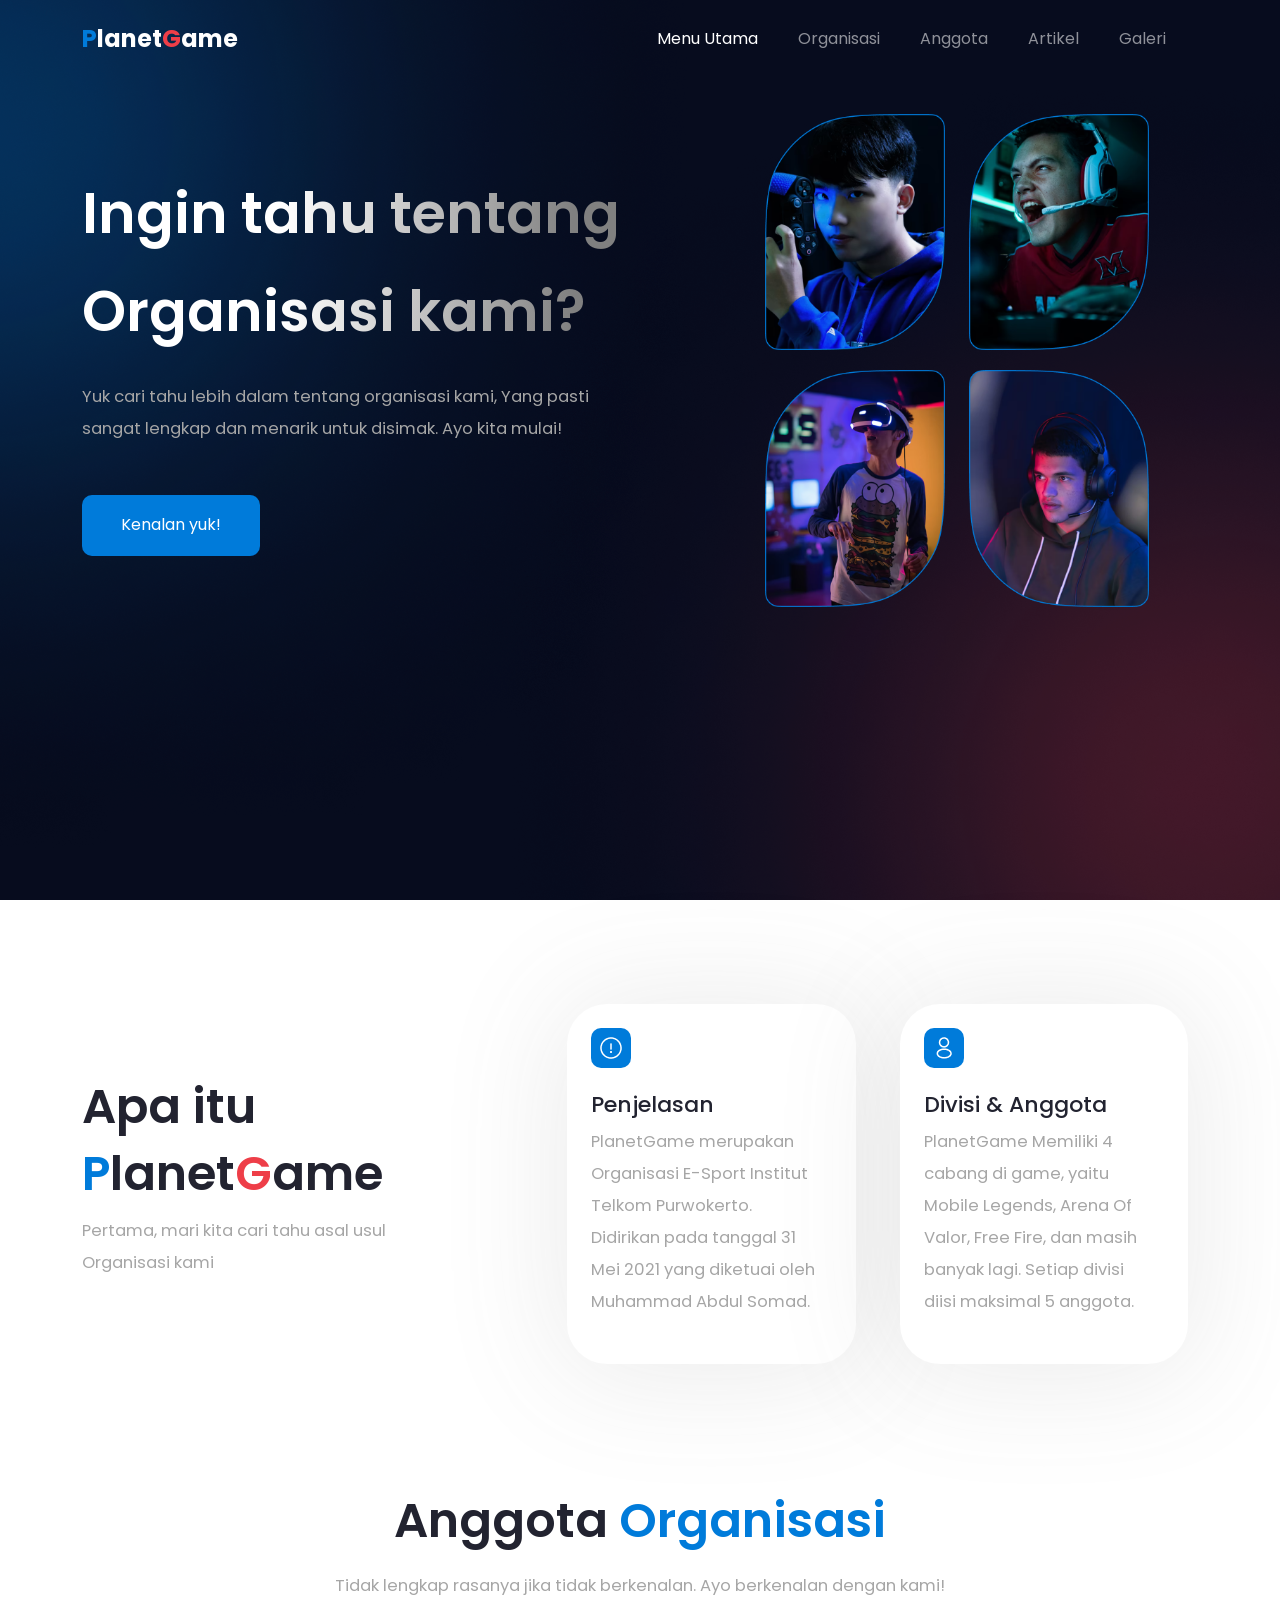
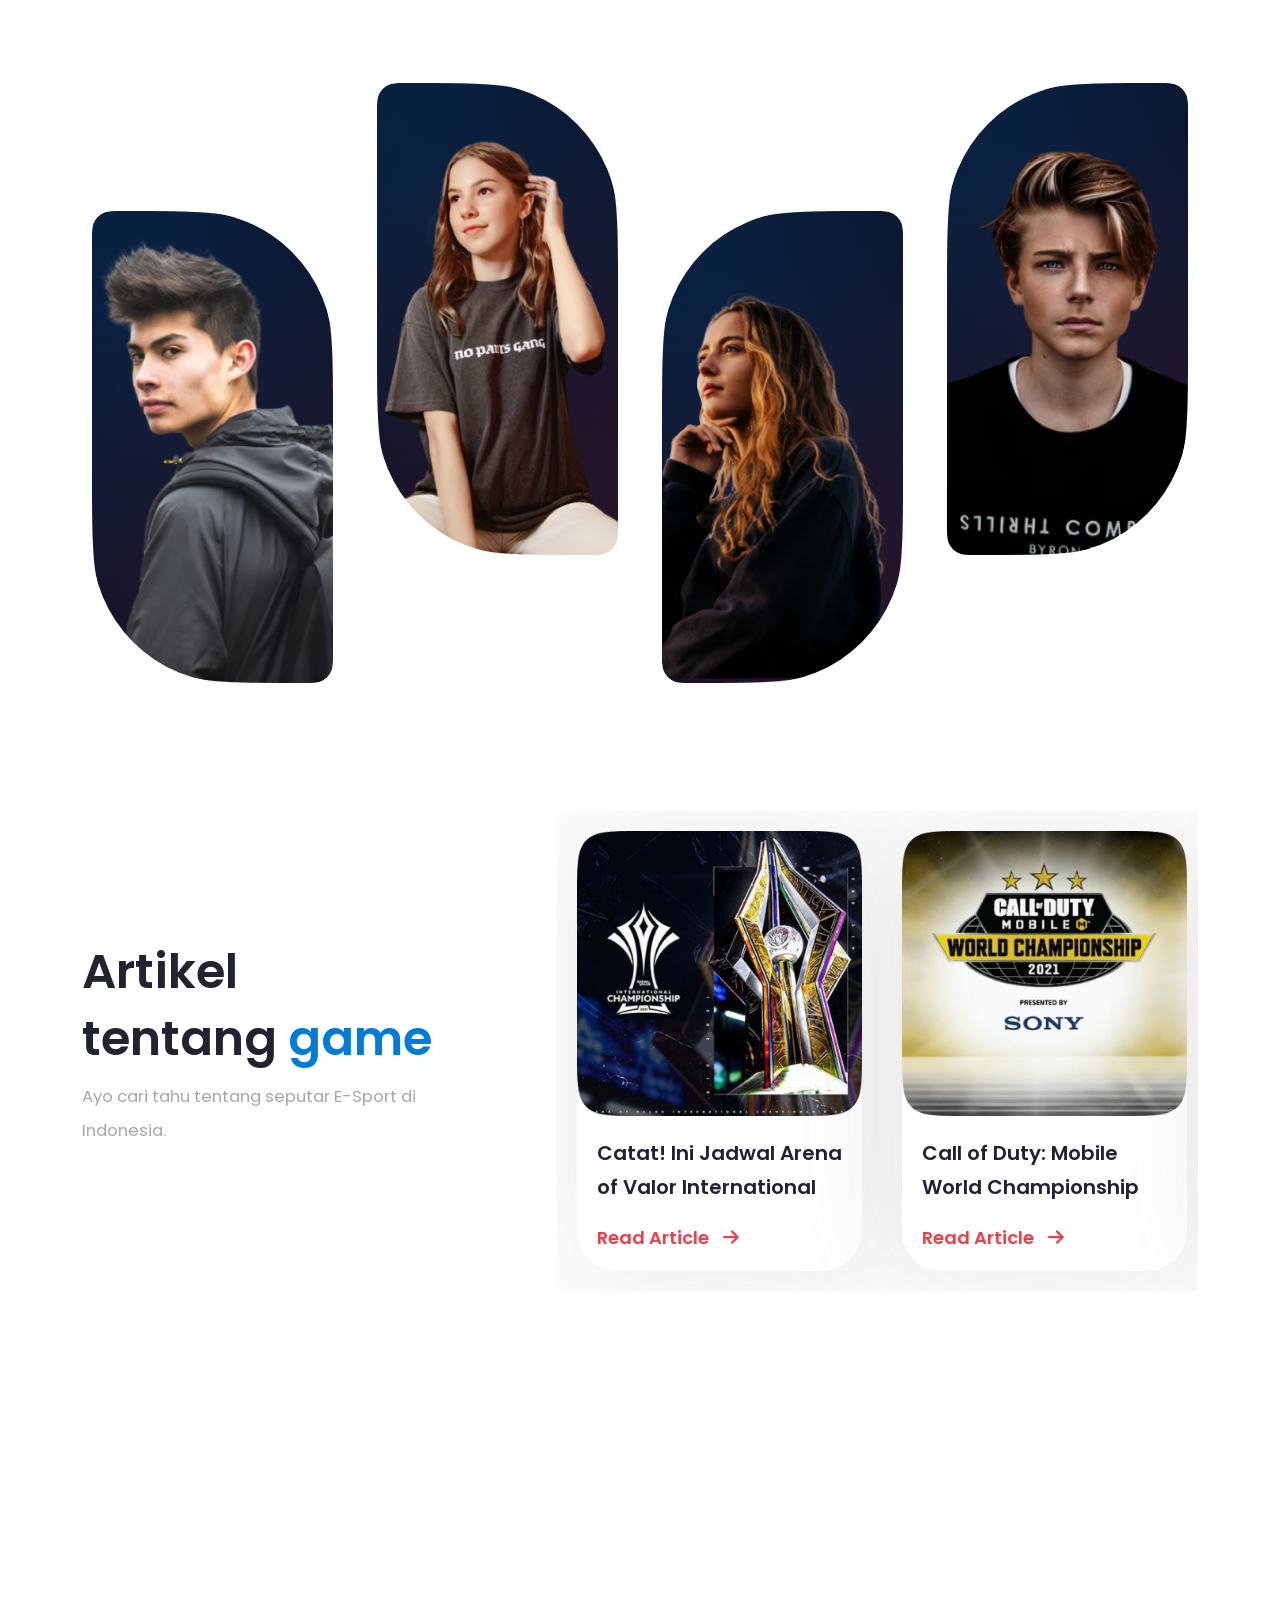
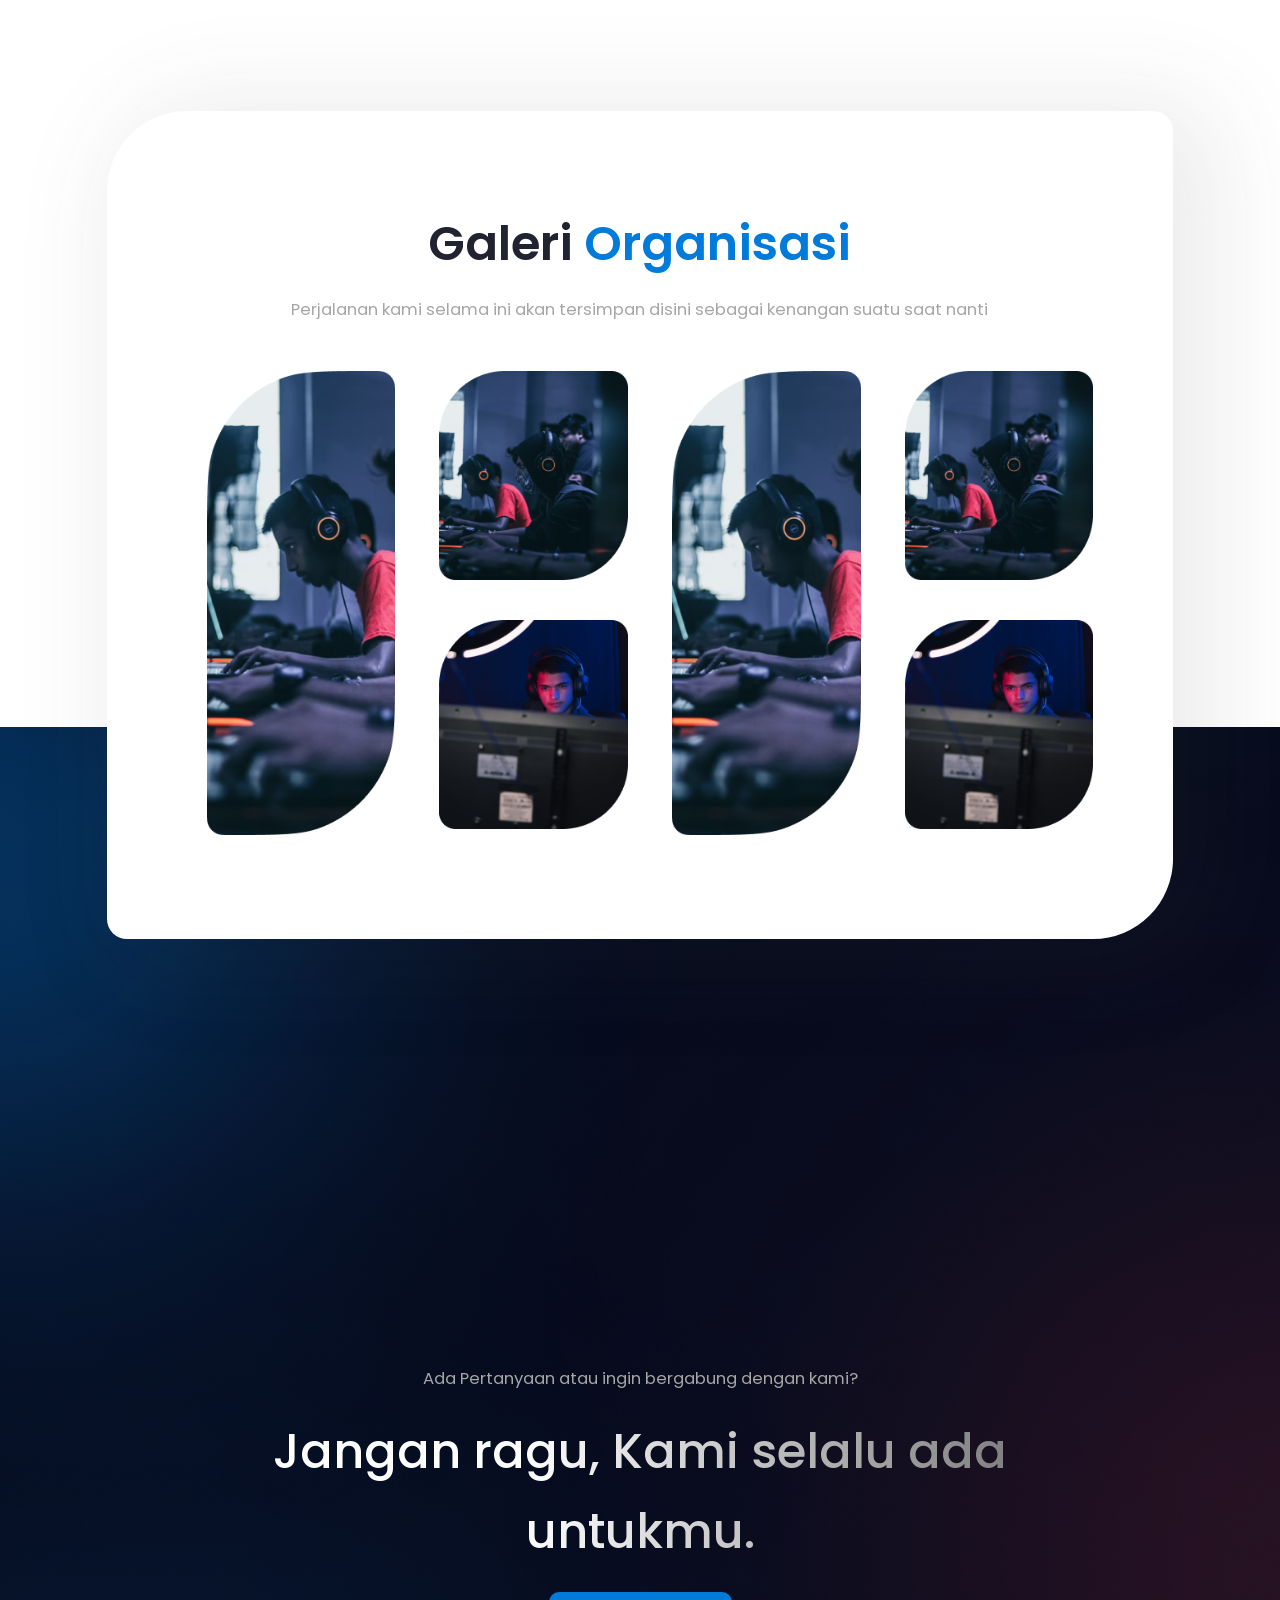
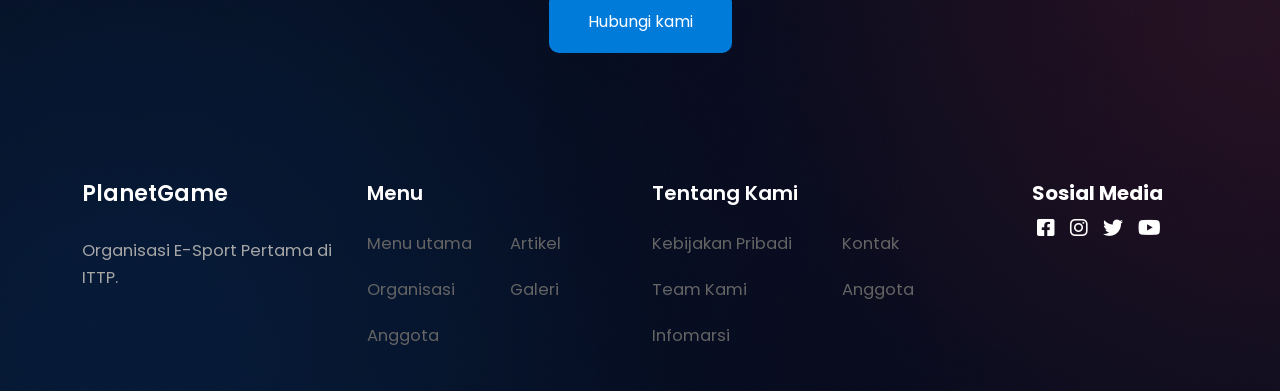
<file: index.html>
<!doctype html>
<html lang="en">

<head>
    <!-- Required meta tags -->
    <meta charset="utf-8">
    <meta name="viewport" content="width=device-width, initial-scale=1">

    <!-- Bootstrap CSS -->
    <link rel="stylesheet" href="css-bootstrap/bootstrap.css">

    <!-- CSS -->
    <link rel="stylesheet" href="css/style.css">
    <link rel="stylesheet" href="css/responsive.css">

    <!-- Font -->
    <link rel="preconnect" href="https://fonts.googleapis.com">
    <link rel="preconnect" href="https://fonts.gstatic.com" crossorigin>
    <link href="https://fonts.googleapis.com/css2?family=Poppins:wght@400;500;600;700&display=swap" rel="stylesheet">

    <!-- Fontawesome -->
    <link rel="stylesheet" href="https://cdnjs.cloudflare.com/ajax/libs/font-awesome/6.0.0-beta2/css/all.min.css">

    <title>Hello, world!</title>
</head>

<body>

    <!-- Nav Start -->

    <nav class="navbar fixed-top navbar-expand-lg navbar-dark nav-dark py-3" id="nav">
        <div class="container">
            <a class="navbar-brand" href="#"><span class="color-acsent-1">P</span>lanet<span class="color-acsent-2">G</span>ame</a>
            <button class="navbar-toggler" type="button" data-bs-toggle="collapse" data-bs-target="#navbarNavAltMarkup" aria-controls="navbarNavAltMarkup" aria-expanded="false" aria-label="Toggle navigation">
            <span class="navbar-toggler-icon"></span>
            </button>
            <div class="collapse navbar-collapse" id="navbarNavAltMarkup">
                <div class="navbar-nav ms-auto">
                    <a class="nav-link me-4 active" aria-current="page" href="#hero">Menu Utama</a>
                    <a class="nav-link me-4" href="#organisasi">Organisasi</a>
                    <a class="nav-link me-4" href="#anggota">Anggota</a>
                    <a class="nav-link me-4" href="#artikel">Artikel</a>
                    <a class="nav-link me-4" href="#galeri">Galeri</a>
                </div>
            </div>
        </div>
    </nav>

    <!-- Nav End -->

    <!-- Hero Strat -->

    <section class="hero min-vh-100" id="hero">
        <div class="container-fluid">
            <div class="container">
                <div class="row justify-content-center align-items-center">
                    <div class="col-lg-6 col-md-10 text-lg-start text-md-center text-center">
                        <div class="hero-text">
                            <h2 class="text">Ingin tahu tentang Organisasi kami?</h2>
                            <p>Yuk cari tahu lebih dalam tentang organisasi kami, Yang pasti sangat lengkap dan menarik untuk disimak. Ayo kita mulai!</p>
                            <button class="btn btn-custom">Kenalan yuk!</button>
                        </div>
                    </div>
                    <div class="col-lg-6 col-md-12  col-sm-12 text-center">
                        <div class="hero-img">
                            <img class="img-fluid" src="images/img-hero1.png" alt="">
                            <img class="img-fluid" src="images/img-hero2.png" alt="">
                            <img class="img-fluid" src="images/img-hero3.png" alt="">
                            <img class="img-fluid" src="images/img-hero4.png" alt="">
                        </div>
                    </div>
                </div>
            </div>
        </div>
    </section>

    <!-- Hero End -->

    <!-- Organisasi Start -->

    <section class="organisasi" id="organisasi">
        <div class="container-fluid">
            <div class="container">
                <div class="row justify-content-center align-items-center">
                    <div class="col-lg-4 col-md-12s col-sm-12  text-lg-start text-md-center text-center">
                        <div class="organisasi-text">
                            <h3>Apa itu <span class="color-acsent-1">P</span>lanet<span class="color-acsent-2">G</span>ame</h3>
                            <p>Pertama, mari kita cari tahu asal usul Organisasi kami</p>
                        </div>
                    </div>
                    <div class="col-lg-7 offset-lg-1">
                        <div class="organisasi-box">
                            <div class="row">
                                <div class="col-lg-6 col-md-6 col-sm-12">
                                    <div class="card p-4">
                                        <div class="row">
                                            <div class="col-10">
                                                <div class="icon">
                                                    <img src="images/info-circle.png" alt="">
                                                </div>
                                            </div>
                                            <div class="col pt-4">
                                                <h4>Penjelasan</h4>
                                                <p>PlanetGame merupakan Organisasi E-Sport Institut Telkom Purwokerto. Didirikan pada tanggal 31 Mei 2021 yang diketuai oleh Muhammad Abdul Somad.</p>
                                            </div>
                                        </div>
                                    </div>
                                </div>
                                <div class="col-lg-6 col-md-6 col-sm-12">
                                    <div class="card p-4">
                                        <div class="row">
                                            <div class="col-10">
                                                <div class="icon">
                                                    <img src="images/frame.png" alt="">
                                                </div>
                                            </div>
                                            <div class="col pt-4">
                                                <h4>Divisi & Anggota</h4>
                                                <p>PlanetGame Memiliki 4 cabang di game, yaitu Mobile Legends, Arena Of Valor, Free Fire, dan masih banyak lagi. Setiap divisi diisi maksimal 5 anggota.
                                                </p>
                                            </div>
                                        </div>
                                    </div>
                                </div>
                            </div>
                        </div>
                    </div>
                </div>
            </div>
        </div>
    </section>

    <!-- Organisasi End -->

    <!-- Anggota Start -->

    <section class="anggota min-vh-100" id="anggota">
        <div class="container-fluid">
            <div class="container">
                <div class="row">
                    <div class="col-lg-10 col-md-10 col-sm-12 offset-lg-1 offset-md-1 offset-sm-0 text-center">
                        <div class="anggota-text">
                            <h3>Anggota <span class="color-acsent-1">Organisasi</span></h3>
                            <p>Tidak lengkap rasanya jika tidak berkenalan. Ayo berkenalan dengan kami!</p>
                        </div>
                    </div>
                    <div class="col-12">
                        <div class="anggota-img">
                            <div class="row">
                                <div class="col-lg-3 col-md-6">
                                    <div class="card card-1">
                                        <img class="img-fluid" src="images/img-anggota-1.png" alt="">
                                        <div class="card-text">
                                            <h4>Muhammad Abdul Somad</h4>
                                            <p>Founder • Ketua Divisi AOV</p>
                                        </div>
                                    </div>
                                </div>
                                <div class="col-lg-3 col-md-6">
                                    <div class="card">
                                        <img class="img-fluid" src="images/img-anggota-2.png" alt="">
                                        <div class="card-text">
                                            <h4>Nathalie Putri Anastasia</h4>
                                            <p> Ketua Divisi ML</p>
                                        </div>
                                    </div>
                                </div>
                                <div class="col-lg-3 col-md-6">
                                    <div class="card card-rev card-3">
                                        <img class="img-fluid" src="images/img-anggota-3.png" alt="">
                                        <div class="card-text">
                                            <h4>Putri Retno Dhea Susilawati</h4>
                                            <p>Ketua Divisi PUBG</p>
                                        </div>
                                    </div>
                                </div>
                                <div class="col-lg-3 col-md-6">
                                    <div class="card card-rev">
                                        <img class="img-fluid" src="images/img-anggota-4.png" alt="">
                                        <div class="card-text">
                                            <h4>Abdul Karim Ajie Sentosa</h4>
                                            <p>Ketua Divisi Valorant</p>
                                        </div>
                                    </div>
                                </div>
                            </div>
                        </div>
                    </div>
                </div>
            </div>
        </div>
    </section>

    <!-- Anggota End -->

    <!-- Artikel Start -->

    <section class="artikel min-vh-100" id="artikel">
        <div class="container-fluid">
            <div class="container">
                <div class="row justify-content-center align-items-center">
                    <div class="col-lg-4 col-md-10 text-lg-start text-md-center text-center">
                        <div class="artikel-text">
                            <h3>Artikel tentang <span class="color-acsent-1">game</span></h3>
                            <p>Ayo cari tahu tentang seputar E-Sport di Indonesia.</p>
                        </div>
                    </div>
                    <div class="col-lg-7 col-md-12 offset-lg-1">
                        <div class="artikel-box">
                            <div class="card">
                                <div class="row">
                                    <div class="col">
                                        <img class="img-fluid" src="images/img-artikel-1.png" alt="images-artikel">
                                    </div>
                                    <div class="col-12">
                                        <div class="card-text">
                                            <h4>Catat! Ini Jadwal Arena of Valor International</h4>
                                            <a href="#">Read Article <i class="fas fa-arrow-right"></i></a>
                                        </div>
                                    </div>
                                </div>
                            </div>
                            <div class="card">
                                <div class="row">
                                    <div class="col">
                                        <img class="img-fluid" src="images/img-artikel-2.png" alt="images-artikel">
                                    </div>
                                    <div class="col-12">
                                        <div class="card-text">
                                            <h4>Call of Duty: Mobile World Championship</h4>
                                            <a href="#">Read Article <i class="fas fa-arrow-right"></i></a>
                                        </div>
                                    </div>
                                </div>
                            </div>
                            <div class="card">
                                <div class="row">
                                    <div class="col">
                                        <img class="img-fluid" src="images/img-artikel-1.png" alt="images-artikel">
                                    </div>
                                    <div class="col-12">
                                        <div class="card-text">
                                            <h4>Game Lokal Lokapala Ikut PON XX Papua 2021</h4>
                                            <a href="#">Read Article <i class="fas fa-arrow-right"></i></a>
                                        </div>
                                    </div>
                                </div>
                            </div>
                        </div>
                    </div>
                </div>
            </div>
        </div>
        </div>
    </section>

    <!-- Artikel End -->

    <!-- Galeri Start -->

    <section class="galeri min-vh-100" id="galeri">
        <div class="container-fluid">
            <div class="container">
                <div class="row justify-content-center">
                    <div class="galeri-panel col-10 text-center">
                        <div class="row">
                            <div class="col-lg-10 offset-lg-1  col-12 my-4">
                                <h3>Galeri <span class="color-acsent-1">Organisasi</span></h3>
                                <p>Perjalanan kami selama ini akan tersimpan disini sebagai kenangan suatu saat nanti</p>
                            </div>
                        </div>
                        <div class="row">
                            <div class="col-lg-6 col-md-12 mb-4">
                                <div class="row">
                                    <div class="col box-img">
                                        <img class="img-fluid" src="images/img-galeri-1.png" alt="">
                                    </div>
                                    <div class="col">
                                        <div class="row">
                                            <div class="col-12 box-small">
                                                <img class="img-fluid" src="images/img-galeri-2.png" alt="">
                                            </div>
                                            <div class="col-12">
                                                <img class="img-fluid" src="images/img-galeri-3.png" alt="">
                                            </div>
                                        </div>
                                    </div>
                                </div>
                            </div>
                            <div class="col-lg-6 col-md-12">
                                <div class="row">
                                    <div class="col box-img">
                                        <img class="img-fluid" src="images/img-galeri-1.png" alt="">
                                    </div>
                                    <div class="col">
                                        <div class="row">
                                            <div class="col-12 box-small">
                                                <img class="img-fluid" src="images/img-galeri-2.png" alt="">
                                            </div>
                                            <div class="col-12">
                                                <img class="img-fluid" src="images/img-galeri-3.png" alt="">
                                            </div>
                                        </div>
                                    </div>
                                </div>
                            </div>
                        </div>
                    </div>
                </div>
            </div>
        </div>
    </section>

    <!-- Galeri End -->

    <div class="box-container">

        <!-- About start -->

        <div class="section about" id="about">
            <div class="container-fluid">
                <div class="container">
                    <div class="row">
                        <div class="col-lg-10 offset-lg-1 text-center">
                            <p>Ada Pertanyaan atau ingin bergabung dengan kami?</p>
                            <h3 class="text">Jangan ragu, Kami selalu ada untukmu.</h3>
                            <button class="btn btn-custom">Hubungi kami</button>
                        </div>
                    </div>
                </div>
            </div>
        </div>

        <!-- About end -->

        <!-- Footer strats -->

        <footer class="footer">
            <div class="container-fluid">
                <div class="container">
                    <div class="row footer-content">
                        <div class="company col-lg-3 col-md-12 text-lg-start text-md-center text-center">
                            <h4>PlanetGame</h4>
                            <p>Organisasi E-Sport Pertama di ITTP.</p>
                        </div>
                        <div class="resources col-lg-3 col-md-6 col-6 text-lg-start text-md-center text-center">
                            <div class="row">
                                <div class="col">
                                    <h4>Menu</h4>
                                    <p>Menu utama</p>
                                    <p>Organisasi</p>
                                    <p>Anggota</p>
                                    <div class="d-lg-none">
                                        <p>Artikel</p>
                                        <p>Galeri</p>
                                    </div>
                                </div>
                                <div class="col d-lg-inline-block d-md-none d-none">
                                    <h4 style="opacity: 0;">...</h4>
                                    <p>Artikel</p>
                                    <p>Galeri</p>
                                </div>
                            </div>
                        </div>
                        <div class="about-us col-lg-4 col-md-6 col-6 text-lg-start text-md-center text-center">
                            <div class="row">
                                <div class="col">
                                    <h4>Tentang Kami</h4>
                                    <p>Kebijakan Pribadi</p>
                                    <p>Team Kami</p>
                                    <p>Infomarsi</p>
                                    <div class="d-lg-none">
                                        <p>Kontak</p>
                                        <p>Anggota</p>
                                    </div>
                                </div>
                                <div class="col d-lg-inline-block d-md-none d-none">
                                    <h4 style="opacity: 0;">...</h4>
                                    <p>Kontak</p>
                                    <p>Anggota</p>
                                </div>
                            </div>
                        </div>
                        <div class="newsletter col-lg-2 col-md-12 text-lg-start text-md-center text-center">
                            <h4>Sosial Media</h4>
                            <div class="social-icon">
                                <i class="fab fa-facebook-square"></i>
                                <i class="fab fa-instagram"></i>
                                <i class="fab fa-twitter"></i>
                                <i class="fab fa-youtube"></i>
                            </div>
                        </div>
                    </div>
                </div>
            </div>
        </footer>

        <!-- Footer ends -->
    </div>

    <!-- My Script -->
    <script src="js/script.js "></script>

    <!-- Option 1: Bootstrap Bundle with Popper -->
    <script src="js-bootstrap/bootstrap.js"></script>
    <script src="js-bootstrap/popper.min.js"></script>

    <!-- Option 2: Separate Popper and Bootstrap JS -->
    <!--
    <script src="https://cdn.jsdelivr.net/npm/@popperjs/core@2.10.2/dist/umd/popper.min.js" integrity="sha384-7+zCNj/IqJ95wo16oMtfsKbZ9ccEh31eOz1HGyDuCQ6wgnyJNSYdrPa03rtR1zdB" crossorigin="anonymous"></script>
    <script src="https://cdn.jsdelivr.net/npm/bootstrap@5.1.3/dist/js/bootstrap.min.js" integrity="sha384-QJHtvGhmr9XOIpI6YVutG+2QOK9T+ZnN4kzFN1RtK3zEFEIsxhlmWl5/YESvpZ13" crossorigin="anonymous"></script>
    -->
</body>

</html>
</file>
<file: css/style.css>
:root {
    --dark-blue: #070C1E;
    --pure-blue: #007bda;
    --bright-red: #ee3e48;
}

body {
    font-family: 'Poppins', sans-serif;
}


/* CTA */

.btn-custom {
    font-size: 16px;
    font-weight: 400;
    padding: 17.5px 38px;
    border-radius: 10px;
    background-color: var(--pure-blue);
    color: #fff;
}

.btn-custom:hover {
    box-shadow: 0 0 5px rgba(0, 102, 255, 0.8);
}

span.color-acsent-1 {
    color: var(--pure-blue);
}

span.color-acsent-2 {
    color: var(--bright-red);
}

.heading {
    font-size: 56px;
    font-weight: 600;
    line-height: 98px;
    color: #fff;
}


/* Nav */

.nav-dark {
    background-image: url(/images/gradient-blue.png);
    background-position: left top;
    background-repeat: no-repeat;
    background-color: var(--dark-blue) !important;
}

.navbar-brand {
    font-size: 24px;
    font-weight: 700;
    color: #fff;
}

.nav-link {
    font-size: 16px;
    font-weight: 400;
    color: #646464;
}

.nav-link:hover {
    color: #fff !important;
}


/* Hero */

.hero {
    padding-top: 6.5rem;
    padding-bottom: 1.5rem;
    background-image: url(/images/gradient-blue.png), url(/images/gradient-red.png);
    background-position: left top, right bottom;
    background-repeat: no-repeat;
    background-color: var(--dark-blue);
}

.hero-text .text {
    background: #FFFFFF;
    background: -webkit-linear-gradient(to right, #FFFFFF 37%, #FFFFFF 0%, #808080 90%);
    background: -moz-linear-gradient(to right, #FFFFFF 37%, #FFFFFF 0%, #808080 90%);
    background: linear-gradient(to right, #FFFFFF 37%, #FFFFFF 0%, #808080 90%);
    -webkit-background-clip: text;
    -webkit-text-fill-color: transparent;
}

.hero-text h2 {
    font-size: 56px;
    font-weight: 600;
    line-height: 98px;
    color: #fff;
}

.hero-text p {
    font-size: 16.5px;
    font-weight: 400;
    line-height: 32px;
    margin-top: 20px;
    margin-bottom: 50px;
    color: #A6A6A6;
}

.hero-img {
    width: 100%;
    margin-left: 32px;
}

.hero-img img {
    width: 33%;
    margin: 10px;
}


/* Organisasi */

.organisasi {
    padding-top: 6.5rem;
    padding-bottom: 1.5rem;
}

.organisasi-text h3 {
    font-size: 48px;
    line-height: 67px;
    font-weight: 600;
    color: #222330;
}

.organisasi-text p {
    font-size: 16.5px;
    line-height: 32px;
    font-weight: 400;
    color: #A6A6A6;
}

.organisasi-box .card {
    border: none;
    box-shadow: 0px 4px 120px 10px rgba(102, 102, 102, 0.12);
    border-radius: 40px;
    margin: 0 10px;
    height: 360px;
}

.organisasi-box .card .icon {
    width: 40px;
    height: 40px;
    border-radius: 10px;
    background-color: var(--pure-blue);
    display: flex;
    justify-content: center;
    align-items: center;
}

.organisasi-box .card h4 {
    font-size: 22px;
    color: #222330;
}

.organisasi-box .card p {
    padding-right: 14px;
    font-size: 16.5px;
    line-height: 32px;
    color: #A6A6A6;
}


/* Anggota */

.anggota {
    padding-top: 6.5rem;
    padding-bottom: 1.5rem;
}

.anggota-text h3 {
    font-size: 48px;
    font-weight: 600;
    color: #222330;
    margin-bottom: 20px;
}

.anggota-text p {
    font-size: 16.5px;
    line-height: 32px;
    font-weight: 400;
    color: #A6A6A6;
}

.anggota-img {
    margin-top: 65px;
}

.anggota-img .card {
    border-radius: 20px 140px;
    border: none;
    overflow: hidden;
    cursor: pointer;
    position: relative;
    margin: 0 10px;
    transition: transform 500ms ease;
}

.anggota-img .card.card-1,
.anggota-img .card.card-3 {
    margin-top: 8rem;
}

.anggota-img .card.card-rev {
    border-radius: 140px 20px;
}

.anggota-img .card-text {
    position: absolute;
    left: 0;
    bottom: 0;
    width: 100%;
    height: 50%;
    background: rgba(255, 255, 255, 0.02);
    backdrop-filter: blur(6px);
    text-align: center;
    transform: translateY(100%);
    transition: transform 500ms ease;
}

.anggota-img .card-text {
    padding: 25px 10px;
}

.anggota-img .card-text h4 {
    font-size: 20px;
    color: #fff;
    line-height: 34px;
}

.anggota-img .card-text p {
    font-size: 16px;
    color: rgba(255, 255, 255, 0.6);
}

.anggota-img .card:hover {
    transform: scale(1.05);
}

.anggota-img .card:hover .card-text,
.anggota-img .card:focus-within .card-text {
    transform: translateY(0);
}

.anggota-img .card-text>* {
    opacity: 0;
    transition: opacity 1s ease;
}

.anggota-img .card:hover .card-text>* {
    opacity: 1;
}


/* Artikel */

.artikel {
    padding-top: 6.5rem;
    padding-bottom: 1.5rem;
}

.artikel-text h3 {
    font-size: 48px;
    color: #222330;
    font-weight: 600;
    line-height: 67px;
}

.artikel-text p {
    font-size: 16.5px;
    color: #A6A6A6;
    line-height: 34px;
}

.artikel-box {
    display: flex;
    overflow-x: auto;
}

.artikel-box::-webkit-scrollbar {
    width: 0;
}

.artikel-box .card {
    min-width: 285px;
    margin: 20px;
    background-color: #FFFFFF;
    box-shadow: 0px 4px 120px 10px rgba(102, 102, 102, 0.12);
    border-radius: 40px;
    border: none;
}

.artikel-box .card-text {
    padding: 20px;
}

.artikel-box .card-text h4 {
    font-size: 20px;
    color: #222330;
    font-weight: 600;
    margin-bottom: 20px;
    line-height: 34px;
}

.artikel-box .card-text a {
    font-size: 18px;
    color: var(--bright-red);
    font-weight: 600;
    text-decoration: none;
}

.artikel-box .card-text a i {
    margin-left: 10px;
}


/* Galeri */

.galeri {
    padding-top: 6.5rem;
}

.galeri .galeri-panel {
    background-color: #fff;
    box-shadow: 24px 10px 100px 20px rgba(68, 68, 68, 0.1);
    padding: 80px;
    border-radius: 80px 20px;
    position: absolute;
}

.galeri-panel h3 {
    font-size: 48px;
    color: #222330;
    font-weight: 600;
}

.galeri-panel p {
    font-size: 16.5px;
    color: #A6A6A6;
    font-weight: 400;
    margin: 20px 0;
    line-height: 34px;
}

.galeri-panel .box-img {
    margin: 0 20px;
}

.galeri-panel .box-small img {
    margin-bottom: 40px;
}

.box-container {
    background-image: url(/images/gradient-blue.png), url(/images/gradient-red-footer.png), url(/images/gradient-blue-footer.png);
    background-position: left top, right, left bottom;
    background-repeat: no-repeat;
    background-color: var(--dark-blue);
}


/* About */

.about {
    padding-top: 40rem;
    margin-top: -180px;
    padding-bottom: 1.5rem;
}

.about .text {
    background: #FFFFFF;
    background: -webkit-linear-gradient(to right, #FFFFFF 37%, #FFFFFF 0%, #808080 90%);
    background: -moz-linear-gradient(to right, #FFFFFF 37%, #FFFFFF 0%, #808080 90%);
    background: linear-gradient(to right, #FFFFFF 37%, #FFFFFF 0%, #808080 90%);
    -webkit-background-clip: text;
    -webkit-text-fill-color: transparent;
}

.about p {
    font-size: 16.5px;
    color: #A6A6A6;
}

.about h3 {
    font-size: 48px;
    color: #fff;
    margin: 20px 0;
    line-height: 80px;
}


/* Footer */

.footer {
    padding-top: 6.5rem;
    padding-bottom: 1.5rem;
}

.footer .company h4 {
    font-size: 22px;
    font-weight: 600;
    color: #fff;
    margin-bottom: 30px;
}

.footer .company p {
    font-size: 16.5px;
    color: #A6A6A6;
    line-height: 27px;
}

.footer .resources h4 {
    font-size: 20px;
    color: #fff;
    font-weight: 600;
    margin-bottom: 24px;
}

.footer .resources p {
    font-size: 16.5px;
    color: #646464;
    line-height: 30px;
}

.footer .about-us h4 {
    font-size: 20px;
    color: #fff;
    font-weight: 600;
    margin-bottom: 24px;
}

.footer .about-us p {
    font-size: 16.5px;
    color: #646464;
    line-height: 30px;
}

.footer .newsletter h4 {
    font-size: 20px;
    color: #fff;
    font-weight: 700;
}

.footer .social-icon {
    font-size: 20px;
    color: #fff;
}

.footer .social-icon i {
    margin: 0 5px;
}
</file>
<file: css/responsive.css>
@media (max-width: 1200px) {
    .btn-custom {
        font-size: 15.5px;
        padding: 16.5px 36px;
    }
    /* Hero */
    .hero {
        padding-top: 6.5rem;
        padding-bottom: 1.5rem;
    }
    .hero-text h2 {
        font-size: 40px;
        line-height: 76px;
    }
    .hero-text p {
        font-size: 15.5px;
        line-height: 32px;
        margin-top: 20px;
        margin-bottom: 45px;
    }
    .hero-img {
        width: 100%;
    }
    /* Organisasi */
    .organisasi-text h3 {
        font-size: 40px;
        line-height: 67px;
    }
    .organisasi-text p {
        font-size: 15.5px;
        line-height: 32px;
    }
    .organisasi-box .card {
        margin: 0 10px;
        height: 320px;
    }
    .organisasi-box .card h4 {
        font-size: 18px;
    }
    .organisasi-box .card p {
        padding-right: 0;
        font-size: 14px;
        line-height: 26px;
    }
    /* Anggota */
    .anggota-text h3 {
        font-size: 40px;
        margin-bottom: 20px;
    }
    .anggota-text p {
        font-size: 15.5px;
    }
    .anggota-img .card {
        margin: 0;
    }
    /* Artikel */
    .artikel {
        padding-top: 6.5rem;
    }
    .artikel-text h3 {
        font-size: 40px;
        color: #222330;
        font-weight: 600;
        line-height: 57px;
    }
    .artikel-text p {
        font-size: 15.5px;
        color: #A6A6A6;
        line-height: 34px;
    }
    .artikel-box {
        display: flex;
        overflow-x: auto;
    }
    .artikel-box::-webkit-scrollbar {
        width: 0;
    }
    .artikel-box .card {
        min-width: 285px;
        margin: 20px;
        background-color: #FFFFFF;
        box-shadow: 0px 4px 120px 10px rgba(102, 102, 102, 0.12);
        border-radius: 40px;
        border: none;
    }
    .artikel-box .card-text {
        padding: 20px;
    }
    .artikel-box .card-text h4 {
        font-size: 20px;
        color: #222330;
        font-weight: 600;
        margin-bottom: 20px;
        line-height: 34px;
    }
    .artikel-box .card-text a {
        font-size: 18px;
        color: var(--bright-red);
        font-weight: 600;
        text-decoration: none;
    }
    .artikel-box .card-text a i {
        margin-left: 10px;
    }
    /* Galeri */
    .galeri-panel h3 {
        font-size: 40px;
    }
    .galeri-panel p {
        font-size: 15.5px;
        margin: 20px 0;
        line-height: 34px;
    }
    .galeri-panel .box-img {
        margin: 0 10px;
    }
    .galeri-panel .box-small img {
        margin-bottom: 30px;
    }
    /* About */
    .about {
        padding-top: 36rem;
        margin-top: -180px;
        padding-bottom: 1.5rem;
    }
    .about p {
        font-size: 15.5px;
        color: #A6A6A6;
    }
    .about h3 {
        font-size: 40px;
        color: #fff;
        margin: 20px 0;
        line-height: 80px;
    }
    /* Footer */
    .footer {
        padding-top: 4.5rem;
        padding-bottom: 1.5rem;
    }
    .footer .company h4 {
        font-size: 20px;
        font-weight: 600;
        color: #fff;
        margin-bottom: 30px;
    }
    .footer .company p {
        font-size: 14.5px;
        color: #A6A6A6;
        line-height: 27px;
        margin-bottom: 2.5rem;
    }
    .footer .resources h4 {
        font-size: 18px;
        color: #fff;
        font-weight: 600;
        margin-bottom: 24px;
    }
    .footer .resources p {
        font-size: 14.5px;
        color: #646464;
        line-height: 30px;
    }
    .footer .about-us h4 {
        font-size: 18px;
        color: #fff;
        font-weight: 600;
        margin-bottom: 24px;
    }
    .footer .about-us p {
        font-size: 14.5px;
        color: #646464;
        line-height: 30px;
    }
    .footer .newsletter h4 {
        font-size: 18px;
        color: #fff;
        font-weight: 700;
        margin-bottom: 24px;
    }
    .footer .social-icon {
        font-size: 18px;
        color: #fff;
    }
    .footer .social-icon i {
        margin: 0 5px;
    }
}

@media (max-width: 768px) {
    /* Hero */
    .hero {
        padding-top: 7.5rem;
        padding-bottom: 2rem;
    }
    .hero-text h2 {
        font-size: 40px;
        line-height: 76px;
    }
    .hero-text p {
        font-size: 15.5px;
        margin-bottom: 45px;
    }
    .hero-img {
        margin-top: 60px;
        margin-left: 0;
    }
    .organisasi-text h3 {
        font-size: 40px;
        line-height: 67px;
    }
    .organisasi-text p {
        font-size: 15.5px;
        line-height: 32px;
    }
    .organisasi-box .card {
        margin: 0 10px;
        height: 280px;
    }
    .organisasi-box .card h4 {
        font-size: 18px;
    }
    .organisasi-box .card p {
        padding-right: 0;
        font-size: 14px;
        line-height: 26px;
    }
    /* Anggota */
    .anggota {
        padding-top: 6.5rem;
        padding-bottom: 3rem;
    }
    .anggota-text h3 {
        font-size: 40px;
        font-weight: 600;
        color: #222330;
        margin-bottom: 20px;
    }
    .anggota-text p {
        font-size: 15.5px;
        font-weight: 400;
        color: #A6A6A6;
    }
    .anggota-img .card {
        border-radius: 20px 140px;
        margin: 15px 5px;
    }
    .anggota-img .card.card-1,
    .anggota-img .card.card-3 {
        margin-top: 15px;
    }
    .anggota-img .card-text {
        padding: 25px 10px;
    }
    .anggota-img .card-text h4 {
        font-size: 20px;
        line-height: 32px;
    }
    .anggota-img .card-text p {
        font-size: 16px;
        color: rgba(255, 255, 255, 0.6);
    }
    /* Artikel */
    .artikel {
        padding-top: 6.5rem;
    }
    .artikel-text h3 {
        font-size: 40px;
        color: #222330;
        font-weight: 600;
        line-height: 57px;
    }
    .artikel-text p {
        font-size: 15.5px;
        color: #A6A6A6;
        line-height: 34px;
    }
    .artikel-box {
        display: flex;
        overflow-x: auto;
        margin-top: 2.5rem;
    }
    .artikel-box .card-text h4 {
        font-size: 18px;
        color: #222330;
        font-weight: 600;
        margin-bottom: 20px;
        line-height: 34px;
    }
    .artikel-box .card-text a {
        font-size: 16px;
    }
    /* Galeri */
    .galeri-panel .box-img {
        margin: 0 20px;
    }
    .galeri-panel .box-small img {
        margin-bottom: 40px;
    }
    /* About */
    .about {
        padding-top: 52rem;
        margin-top: 12.5rem;
        padding-bottom: 1.5rem;
    }
    .about p {
        font-size: 15.5px;
        color: #A6A6A6;
    }
    .about h3 {
        font-size: 40px;
        color: #fff;
        margin: 20px 0;
        line-height: 80px;
    }
    /* Footer */
    .footer {
        padding-top: 2.5rem;
        padding-bottom: 1.5rem;
    }
    .footer .company h4 {
        font-size: 20px;
        font-weight: 600;
        color: #fff;
        margin-bottom: 1.5rem;
    }
    .footer .company p {
        font-size: 14.5px;
        color: #A6A6A6;
        line-height: 27px;
        margin-bottom: 3.5rem;
    }
    .footer .resources h4 {
        font-size: 18px;
        color: #fff;
        font-weight: 600;
        margin-bottom: 24px;
    }
    .footer .resources p {
        font-size: 14.5px;
        color: #646464;
        line-height: 30px;
    }
    .footer .about-us h4 {
        font-size: 18px;
        color: #fff;
        font-weight: 600;
        margin-bottom: 24px;
    }
    .footer .about-us p {
        font-size: 14.5px;
        color: #646464;
        line-height: 30px;
    }
    .footer .newsletter h4 {
        font-size: 18px;
        color: #fff;
        font-weight: 700;
        margin-top: 1.5rem;
    }
    .footer .social-icon {
        font-size: 18px;
        color: #fff;
    }
    .footer .social-icon i {
        margin: 0 5px;
    }
}

@media (max-width: 576px) {
    /* Hero */
    .hero {
        padding-top: 6.5rem;
    }
    .hero-text h2 {
        font-size: 34px;
        line-height: 56px;
    }
    .hero-text p {
        font-size: 14px;
        line-height: 25px;
        padding-right: 0;
        margin-top: 20px;
        margin-bottom: 35px;
    }
    .hero-img {
        margin-top: 40px;
    }
    .hero-img img {
        margin: 5px;
    }
    .btn-custom {
        font-size: 14px;
        width: 100%;
    }
    /* Organisasi */
    .organisasi-text h3 {
        font-size: 28px;
        line-height: 37px;
    }
    .organisasi-text p {
        font-size: 13.5px;
        line-height: 32px;
    }
    .organisasi-box .card {
        margin: 10px 0;
        height: 280px;
    }
    .organisasi-box .card .icon img {
        width: 20px;
    }
    .organisasi-box .card h4 {
        font-size: 18px;
    }
    .organisasi-box .card p {
        padding-right: 0;
        font-size: 14px;
        line-height: 26px;
    }
    /* Anggota */
    .anggota-text h3 {
        font-size: 28px;
        margin-bottom: 20px;
    }
    .anggota-text p {
        font-size: 14px;
    }
    .anggota-img {
        margin-top: 0;
    }
    .anggota-img .card {
        border-radius: 20px 140px;
        margin: 20px;
    }
    .anggota-img .card.card-1,
    .anggota-img .card.card-3 {
        margin-top: 20px;
    }
    .anggota-img .card-text {
        padding: 25px 10px;
    }
    .anggota-img .card-text h4 {
        font-size: 20px;
        line-height: 32px;
    }
    .anggota-img .card-text p {
        font-size: 16px;
    }
    /* Artikel */
    .artikel-text h3 {
        font-size: 28px;
        color: #222330;
        font-weight: 600;
        line-height: 37px;
    }
    .artikel-text p {
        font-size: 14px;
        color: #A6A6A6;
        line-height: 24px;
    }
    .artikel-box {
        display: flex;
        overflow-x: auto;
    }
    .artikel-box::-webkit-scrollbar {
        width: 0;
    }
    .artikel-box .card {
        min-width: 285px;
        margin: 20px;
        background-color: #FFFFFF;
        box-shadow: 0px 4px 120px 10px rgba(102, 102, 102, 0.12);
        border-radius: 40px;
        border: none;
    }
    .artikel-box .card-text {
        padding: 20px;
    }
    .artikel-box .card-text h4 {
        font-size: 18px;
        color: #222330;
        font-weight: 600;
        margin-bottom: 20px;
        line-height: 34px;
    }
    .artikel-box .card-text a {
        font-size: 16px;
        color: var(--bright-red);
        font-weight: 600;
        text-decoration: none;
    }
    .artikel-box .card-text a i {
        margin-left: 10px;
    }
    /* Galeri */
    .galeri .galeri-panel {
        padding: 40px;
    }
    .galeri-panel h3 {
        font-size: 28px;
    }
    .galeri-panel p {
        font-size: 14px;
        margin: 20px 0;
        line-height: 24px;
    }
    .galeri-panel .box-img {
        margin: 0 10px;
    }
    .galeri-panel .box-small img {
        margin-bottom: 30px;
    }
    /* About */
    .about {
        padding-top: 29rem;
        margin-top: 0;
        padding-bottom: 1.5rem;
    }
    .about p {
        font-size: 14px;
        color: #A6A6A6;
    }
    .about h3 {
        font-size: 28px;
        color: #fff;
        margin: 20px 0;
        line-height: 56px;
    }
}
</file>
